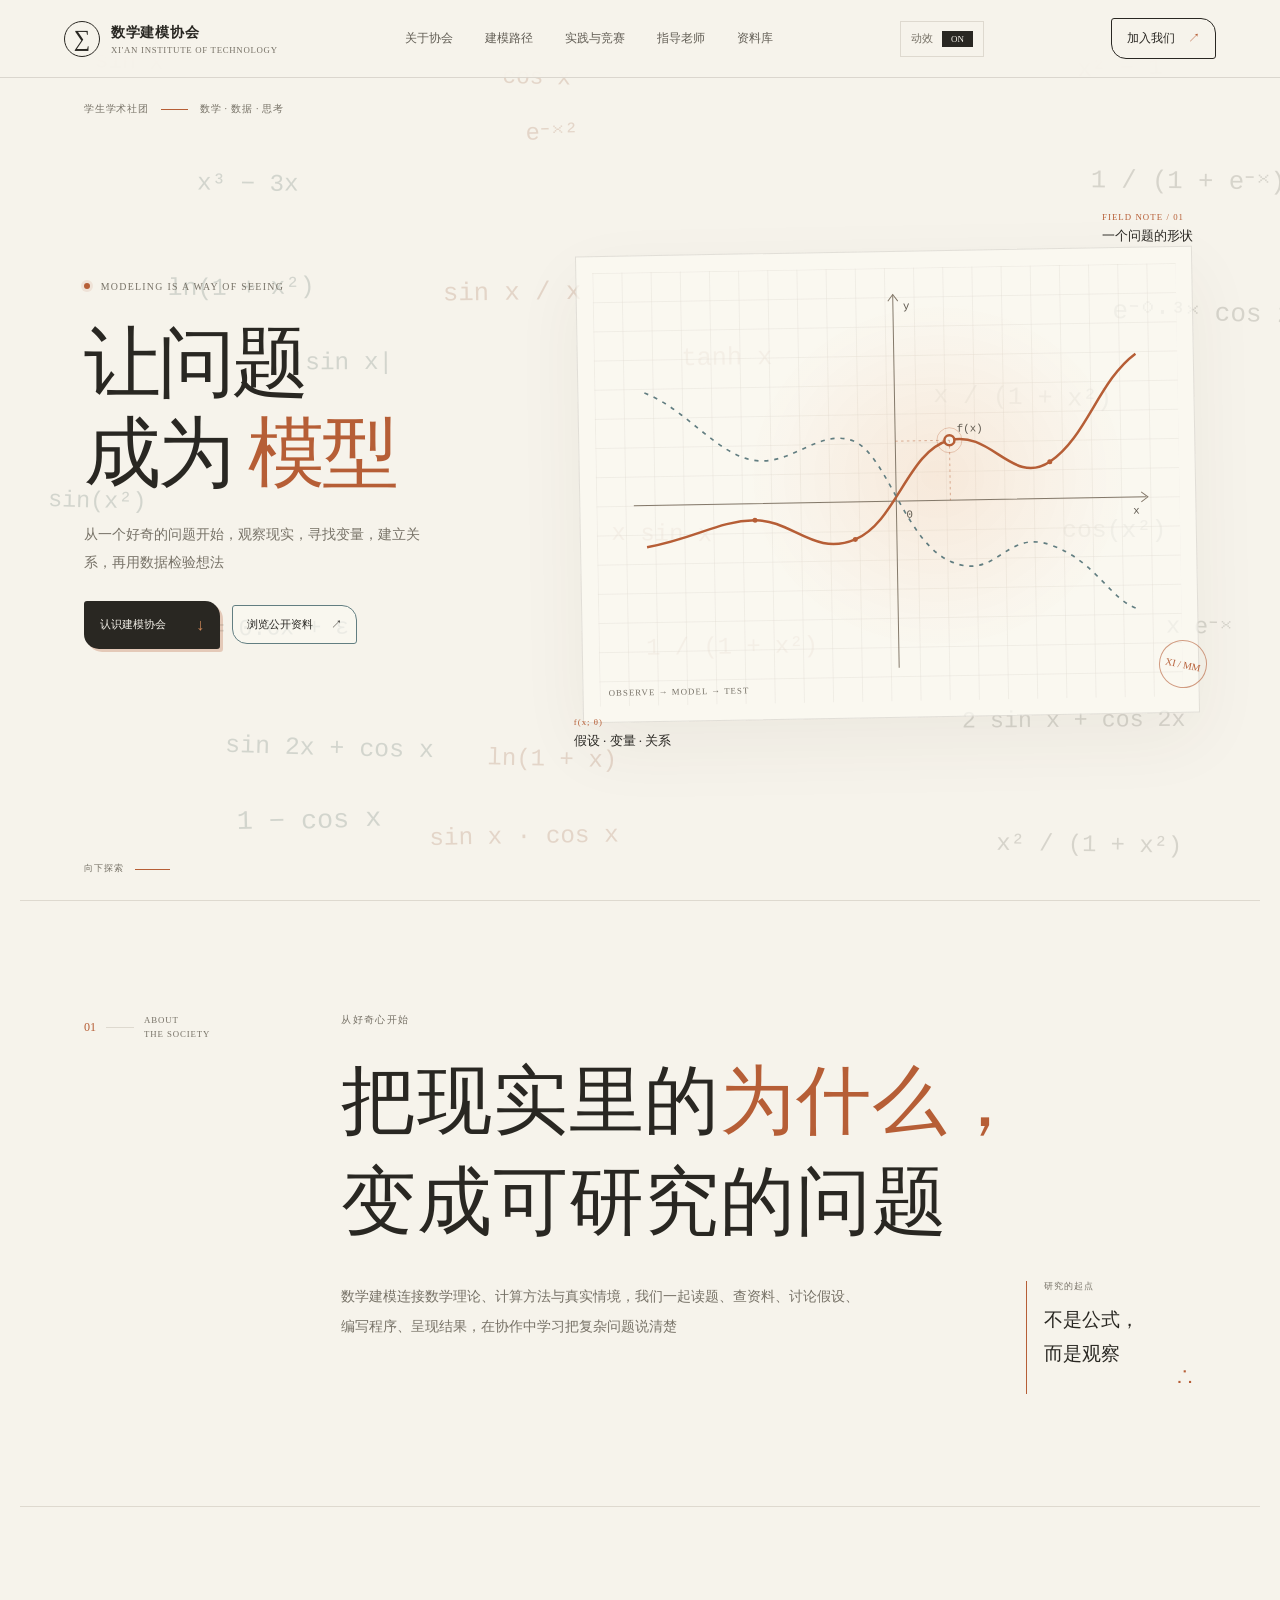
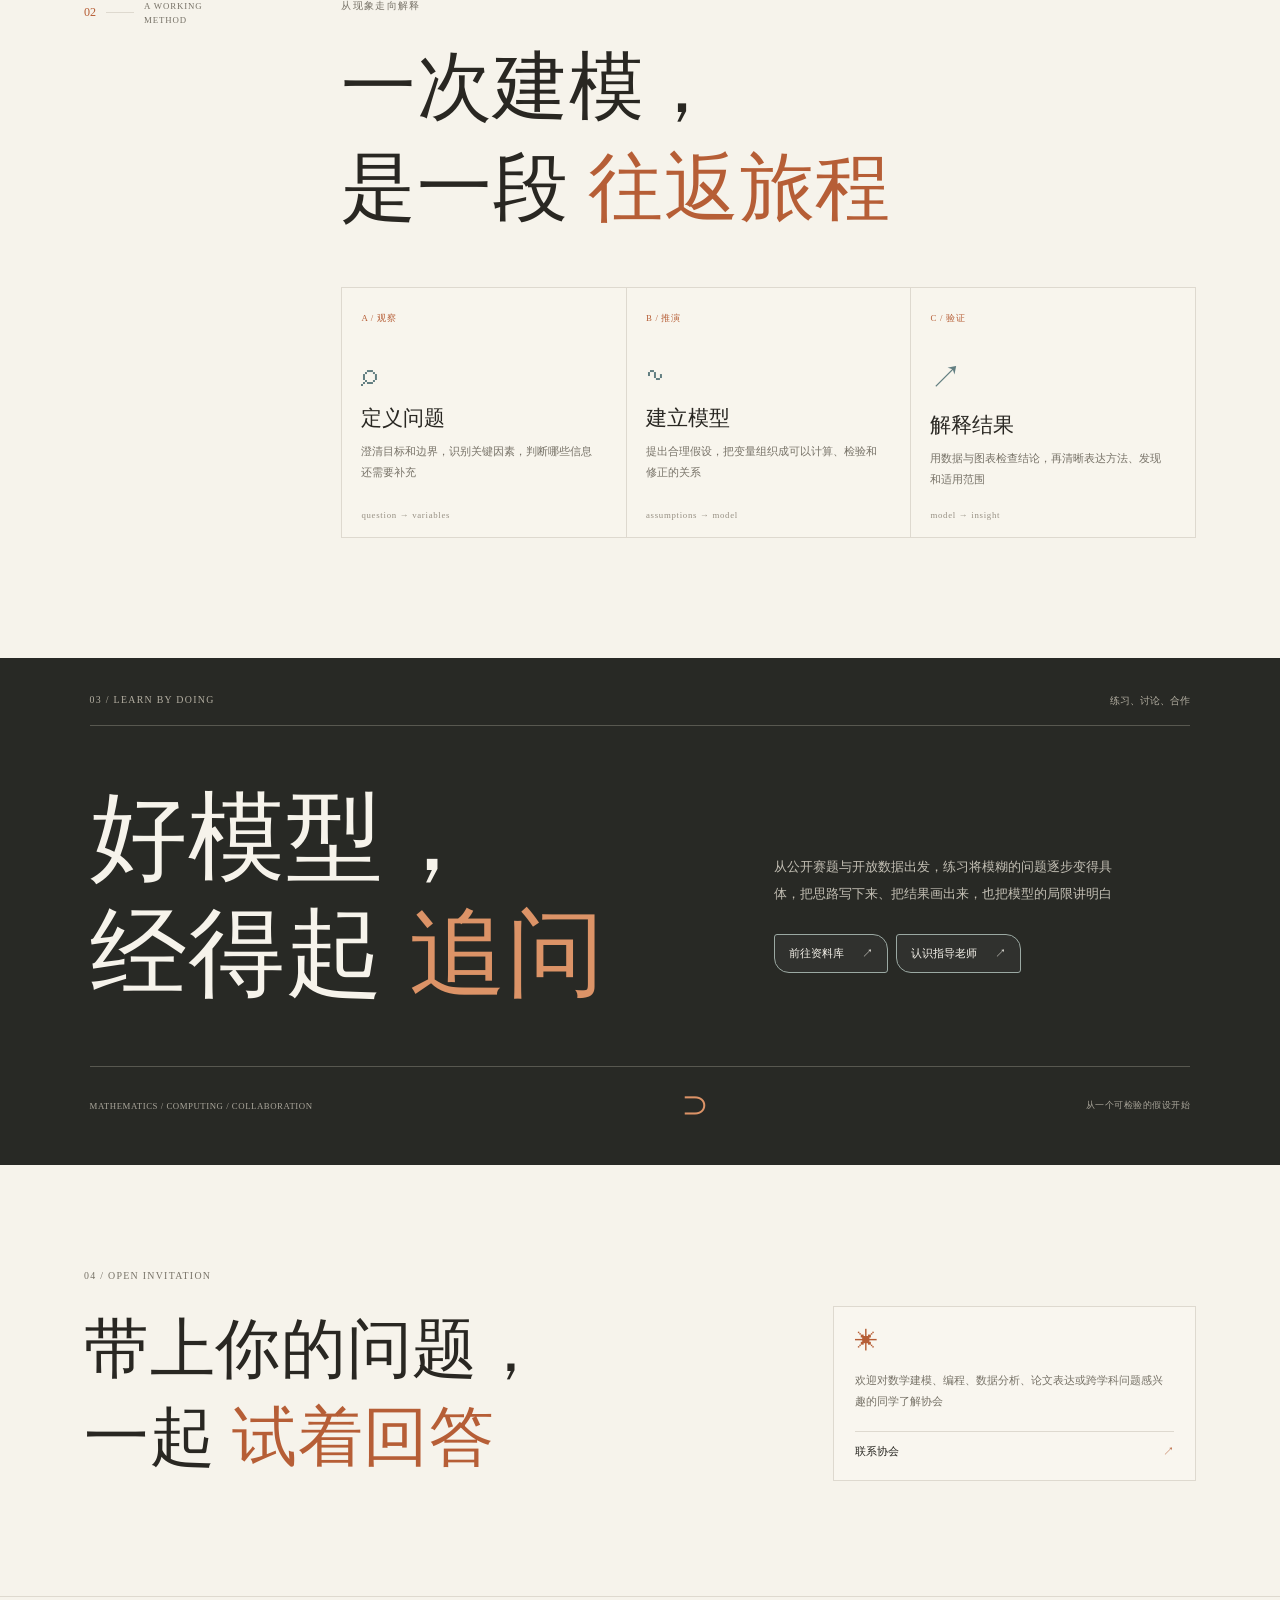
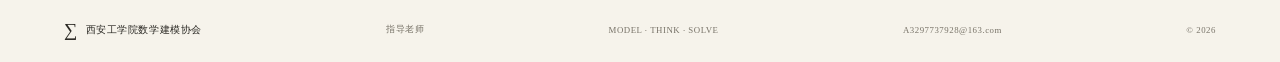
<file: index.html>
<!doctype html>
<html lang="zh-CN">
<head>
  <meta charset="utf-8">
  <meta name="viewport" content="width=device-width, initial-scale=1">
  <meta name="theme-color" content="#f6f3eb">
  <meta name="description" content="西安工学院数学建模协会：从真实问题出发，用数学、数据与协作构建解释世界的模型">
  <title>西安工学院数学建模协会 · 让问题成为模型</title>
  <link rel="stylesheet" href="styles.css">
</head>
<body>
  <canvas class="motion-field" aria-hidden="true"></canvas>
  <header class="site-header">
    <a class="brand" href="index.html" aria-label="西安工学院数学建模协会首页">
      <span class="brand-mark" aria-hidden="true">∑</span>
      <span class="brand-copy"><strong>数学建模协会</strong><small>XI'AN INSTITUTE OF TECHNOLOGY</small></span>
    </a>
    <nav class="desktop-nav" aria-label="主导航">
      <a href="#about">关于协会</a><a href="#method">建模路径</a><a href="#practice">实践与竞赛</a><a href="faculty.html">指导老师</a><a href="training.html">资料库</a>
    </nav>
    <details class="mobile-menu"><summary aria-label="打开导航菜单">☰</summary><nav aria-label="移动端主导航"><a href="#about">关于协会</a><a href="#method">建模路径</a><a href="#practice">实践与竞赛</a><a href="faculty.html">指导老师</a><a href="training.html">资料库</a></nav></details><button class="motion-toggle" type="button" aria-pressed="true" aria-label="关闭背景动效"><span>动效</span><b class="motion-toggle-state">ON</b></button><a class="nav-join" href="#join">加入我们 <span aria-hidden="true">↗</span></a>
  </header>
  <main>
    <section class="hero" id="top">
      <div class="hero-index"><span>学生学术社团</span><i></i><span>数学 · 数据 · 思考</span></div>
      <div class="hero-layout">
        <div class="hero-copy">
          <p class="eyebrow"><span class="live-dot"></span> MODELING IS A WAY OF SEEING</p>
          <h1>让问题<br>成为 <em>模型</em></h1>
          <p class="hero-intro">从一个好奇的问题开始，观察现实，寻找变量，建立关系，再用数据检验想法</p>
          <div class="hero-actions"><a class="button button-dark" href="#about">认识建模协会 <span>↓</span></a><a class="text-link" href="training.html">浏览公开资料 <span>↗</span></a></div>
        </div>
        <div class="hero-art" aria-label="由坐标轴、函数曲线与参数构成的数学插图">
          <div class="art-note note-top"><span>FIELD NOTE / 01</span><b>一个问题的形状</b></div>
          <div class="graph-paper">
            <svg viewBox="0 0 700 520" role="img" aria-label="函数曲线坐标示意图">
              <defs><pattern id="grid" width="35" height="35" patternUnits="userSpaceOnUse"><path d="M 35 0 L 0 0 0 35" fill="none" stroke="#d9d3c8" stroke-width=".7"/></pattern><radialGradient id="wash"><stop offset="0" stop-color="#e9a06e" stop-opacity=".17"/><stop offset="1" stop-color="#e9a06e" stop-opacity="0"/></radialGradient></defs>
              <rect width="700" height="520" fill="url(#grid)"/><ellipse cx="410" cy="250" rx="230" ry="210" fill="url(#wash)"/>
              <path d="M45 280H660M360 32V480" stroke="#84796a" stroke-width="1.2"/><path d="M654 274l8 6-8 6M354 40l6-8 6 8" fill="none" stroke="#84796a" stroke-width="1.2"/>
              <path d="M60 330 C120 320 145 300 190 300 S260 345 310 325 375 220 425 208 500 265 545 236 605 140 650 108" fill="none" stroke="#b65e36" stroke-width="3"/>
              <path d="M60 145 C110 165 145 220 190 228 S270 190 310 207 370 330 425 354 490 315 545 336 615 405 650 415" fill="none" stroke="#627e81" stroke-width="2" stroke-dasharray="5 7"/>
              <circle cx="425" cy="208" r="6" fill="#f6f3eb" stroke="#b65e36" stroke-width="3"/><circle cx="425" cy="208" r="15" fill="none" stroke="#b65e36" stroke-opacity=".35"/>
              <path d="M425 208V280M360 208H425" stroke="#b65e36" stroke-opacity=".55" stroke-dasharray="3 4"/>
              <g fill="#5f594f" font-family="monospace" font-size="13"><text x="644" y="300">x</text><text x="372" y="50">y</text><text x="434" y="198">f(x)</text><text x="372" y="300">0</text></g>
              <g fill="#b65e36"><circle cx="190" cy="300" r="3"/><circle cx="310" cy="325" r="3"/><circle cx="545" cy="236" r="3"/></g>
            </svg>
            <span class="graph-caption">OBSERVE → MODEL → TEST</span>
          </div>
          <div class="art-note note-bottom"><span>f(x; θ)</span><b>假设 · 变量 · 关系</b></div>
          <span class="hero-stamp" aria-hidden="true">XI / MM</span>
        </div>
      </div>
      <a class="scroll-cue" href="#about"><span>向下探索</span><i></i></a>
    </section>

    <section class="section about-section" id="about">
      <div class="section-aside"><span class="section-number">01</span><span class="aside-rule"></span><p>ABOUT<br>THE SOCIETY</p></div>
      <div class="section-main">
        <p class="eyebrow">从好奇心开始</p>
        <h2 class="about-heading"><span>把现实里的<em>为什么，</em></span><span>变成可研究的问题</span></h2>
        <div class="about-bottom"><p class="body-copy">数学建模连接数学理论、计算方法与真实情境，我们一起读题、查资料、讨论假设、编写程序、呈现结果，在协作中学习把复杂问题说清楚</p><div class="margin-note"><span>研究的起点</span><b>不是公式，<br>而是观察</b><i>∴</i></div></div>
      </div>
    </section>

    <section class="section method-section" id="method">
      <div class="section-aside"><span class="section-number">02</span><span class="aside-rule"></span><p>A WORKING<br>METHOD</p></div>
      <div class="section-main">
        <p class="eyebrow">从现象走向解释</p><h2>一次建模，<br>是一段 <em>往返旅程</em></h2>
        <div class="method-grid">
          <article class="method-card"><span class="card-index">A / 观察</span><div class="card-icon">⌕</div><h3>定义问题</h3><p>澄清目标和边界，识别关键因素，判断哪些信息还需要补充</p><span class="card-formula">question → variables</span></article>
          <article class="method-card"><span class="card-index">B / 推演</span><div class="card-icon">∿</div><h3>建立模型</h3><p>提出合理假设，把变量组织成可以计算、检验和修正的关系</p><span class="card-formula">assumptions → model</span></article>
          <article class="method-card"><span class="card-index">C / 验证</span><div class="card-icon">↗</div><h3>解释结果</h3><p>用数据与图表检查结论，再清晰表达方法、发现和适用范围</p><span class="card-formula">model → insight</span></article>
        </div>
      </div>
    </section>

    <section class="practice-section" id="practice">
      <div class="practice-top"><p class="eyebrow">03 / LEARN BY DOING</p><span>练习、讨论、合作</span></div>
      <div class="practice-layout"><h2>好模型，<br>经得起 <em>追问</em></h2><div class="practice-copy"><p>从公开赛题与开放数据出发，练习将模糊的问题逐步变得具体，把思路写下来、把结果画出来，也把模型的局限讲明白</p><a class="light-link" href="training.html">前往资料库 <span>↗</span></a><a class="light-link" href="faculty.html">认识指导老师 <span>↗</span></a></div></div>
      <div class="practice-bottom"><span>MATHEMATICS / COMPUTING / COLLABORATION</span><span class="orbit-mark" aria-hidden="true">∩</span><span>从一个可检验的假设开始</span></div>
    </section>

    <section class="join-section" id="join">
      <div><p class="eyebrow">04 / OPEN INVITATION</p><h2>带上你的问题，<br>一起 <em>试着回答</em></h2></div>
      <div class="join-card"><span class="join-symbol">✳</span><p>欢迎对数学建模、编程、数据分析、论文表达或跨学科问题感兴趣的同学了解协会</p><a href="mailto:A3297737928@163.com">联系协会 <span>↗</span></a></div>
    </section>
  </main>
  <footer class="site-footer"><a class="footer-brand" href="#top">∑ <span>西安工学院数学建模协会</span></a><a href="faculty.html">指导老师</a><span>MODEL · THINK · SOLVE</span><a href="mailto:A3297737928@163.com">A3297737928@163.com</a><span>© 2026</span></footer>
  <script src="motion.js" defer></script><script src="site.js" defer></script>
</body>
</html>
</file>
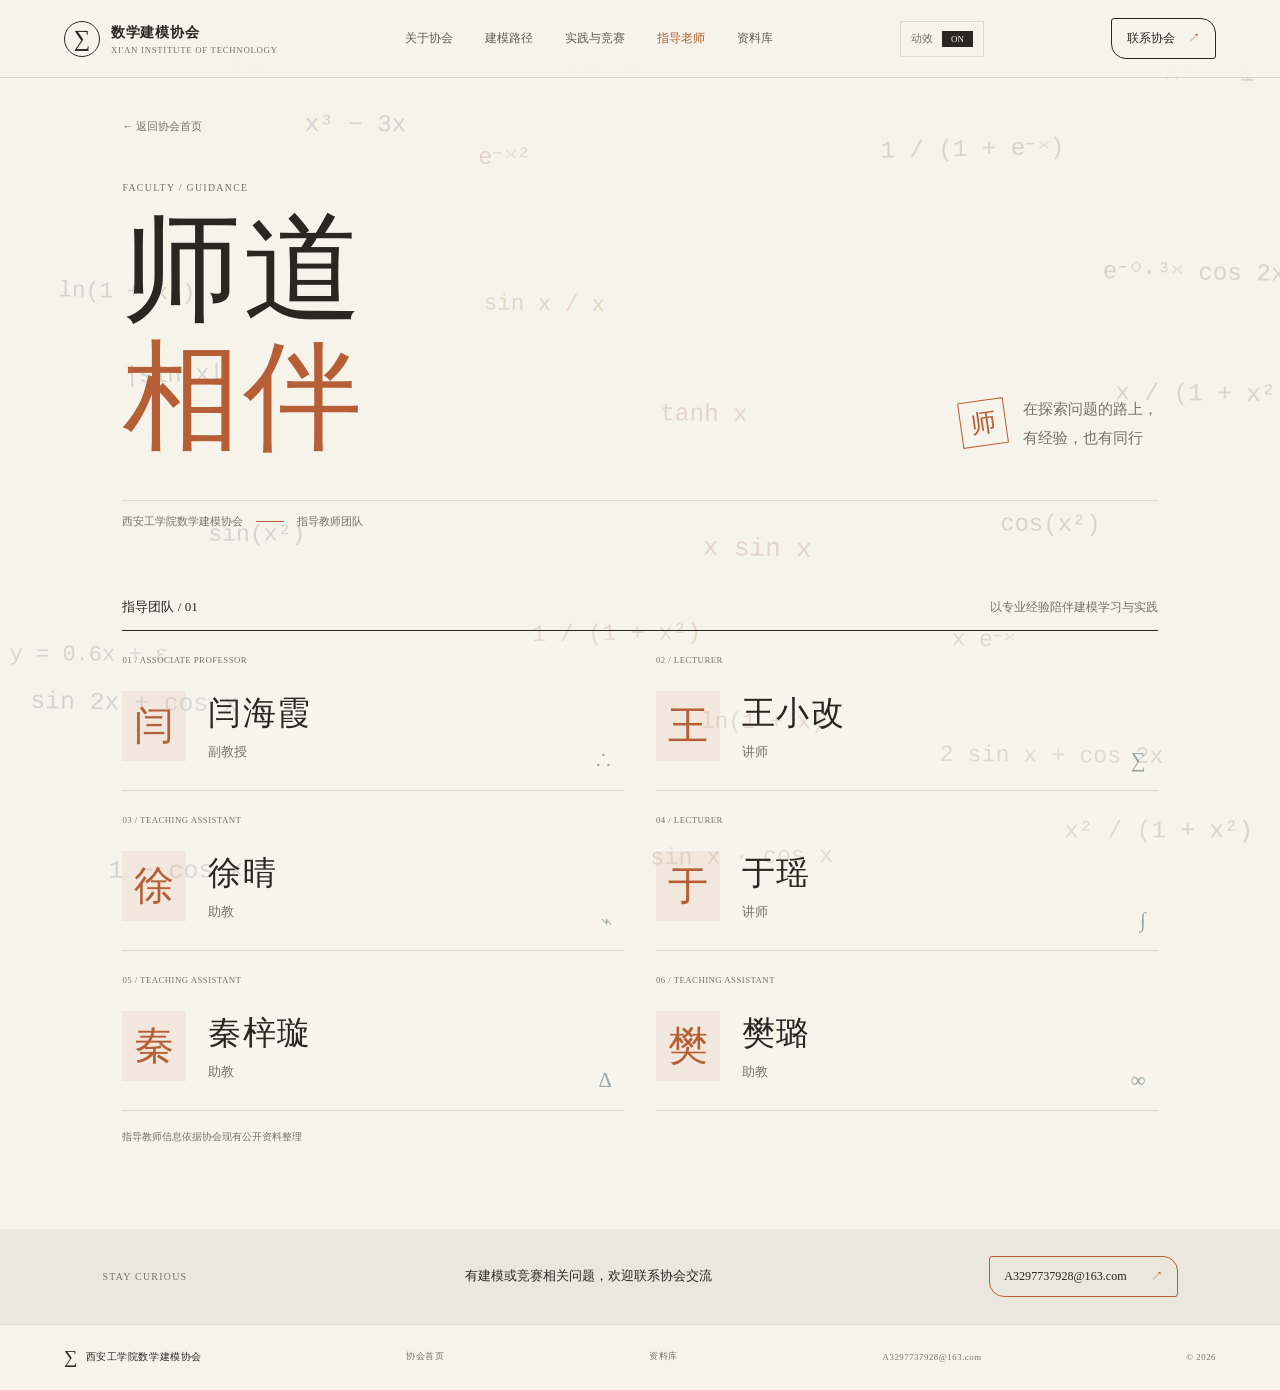
<file: faculty.html>
<!doctype html>
<html lang="zh-CN">
<head>
  <meta charset="utf-8"><meta name="viewport" content="width=device-width, initial-scale=1"><meta name="theme-color" content="#f6f3eb">
  <meta name="description" content="西安工学院数学建模协会指导教师团队">
  <title>指导老师 · 西安工学院数学建模协会</title><link rel="stylesheet" href="styles.css">
</head>
<body class="faculty-page">
  <canvas class="motion-field" aria-hidden="true"></canvas>
  <header class="site-header"><a class="brand" href="index.html"><span class="brand-mark" aria-hidden="true">∑</span><span class="brand-copy"><strong>数学建模协会</strong><small>XI'AN INSTITUTE OF TECHNOLOGY</small></span></a><nav class="desktop-nav" aria-label="主导航"><a href="index.html#about">关于协会</a><a href="index.html#method">建模路径</a><a href="index.html#practice">实践与竞赛</a><a aria-current="page" href="faculty.html">指导老师</a><a href="training.html">资料库</a></nav><details class="mobile-menu"><summary aria-label="打开导航菜单">☰</summary><nav aria-label="移动端主导航"><a href="index.html#about">关于协会</a><a href="index.html#method">建模路径</a><a href="index.html#practice">实践与竞赛</a><a href="faculty.html">指导老师</a><a href="training.html">资料库</a></nav></details><button class="motion-toggle" type="button" aria-pressed="true" aria-label="关闭背景动效"><span>动效</span><b class="motion-toggle-state">ON</b></button><a class="nav-join" href="mailto:A3297737928@163.com">联系协会 <span>↗</span></a></header>
  <main>
    <section class="faculty-hero"><a class="back-link" href="index.html">← 返回协会首页</a><p class="eyebrow">FACULTY / GUIDANCE</p><div class="faculty-title-row"><h1>师道<br><em>相伴</em></h1><div class="faculty-intro"><span class="faculty-seal">师</span><p>在探索问题的路上，<br>有经验，也有同行</p></div></div><div class="faculty-hero-foot"><span>西安工学院数学建模协会</span><i></i><span>指导教师团队</span></div></section>
    <section class="faculty-roster"><div class="roster-heading"><span>指导团队 / 01</span><p>以专业经验陪伴建模学习与实践</p></div><div class="faculty-grid">
      <article class="faculty-card"><span class="teacher-index">01 / ASSOCIATE PROFESSOR</span><div class="teacher-mark">闫</div><div class="teacher-info"><h2>闫海霞</h2><p>副教授</p></div><span class="teacher-glyph">∴</span></article>
      <article class="faculty-card"><span class="teacher-index">02 / LECTURER</span><div class="teacher-mark">王</div><div class="teacher-info"><h2>王小改</h2><p>讲师</p></div><span class="teacher-glyph">∑</span></article>
      <article class="faculty-card"><span class="teacher-index">03 / TEACHING ASSISTANT</span><div class="teacher-mark">徐</div><div class="teacher-info"><h2>徐晴</h2><p>助教</p></div><span class="teacher-glyph">⌁</span></article>
      <article class="faculty-card"><span class="teacher-index">04 / LECTURER</span><div class="teacher-mark">于</div><div class="teacher-info"><h2>于瑶</h2><p>讲师</p></div><span class="teacher-glyph">∫</span></article>
      <article class="faculty-card"><span class="teacher-index">05 / TEACHING ASSISTANT</span><div class="teacher-mark">秦</div><div class="teacher-info"><h2>秦梓璇</h2><p>助教</p></div><span class="teacher-glyph">Δ</span></article>
      <article class="faculty-card"><span class="teacher-index">06 / TEACHING ASSISTANT</span><div class="teacher-mark">樊</div><div class="teacher-info"><h2>樊璐</h2><p>助教</p></div><span class="teacher-glyph">∞</span></article>
    </div><p class="faculty-note">指导教师信息依据协会现有公开资料整理</p></section>
    <section class="faculty-contact"><span class="eyebrow">STAY CURIOUS</span><p>有建模或竞赛相关问题，欢迎联系协会交流</p><a href="mailto:A3297737928@163.com">A3297737928@163.com <span>↗</span></a></section>
  </main>
  <footer class="site-footer"><a class="footer-brand" href="index.html">∑ <span>西安工学院数学建模协会</span></a><a href="index.html">协会首页</a><a href="training.html">资料库</a><a href="mailto:A3297737928@163.com">A3297737928@163.com</a><span>© 2026</span></footer>
  <script src="motion.js" defer></script><script src="site.js" defer></script>
</body>
</html>
</file>
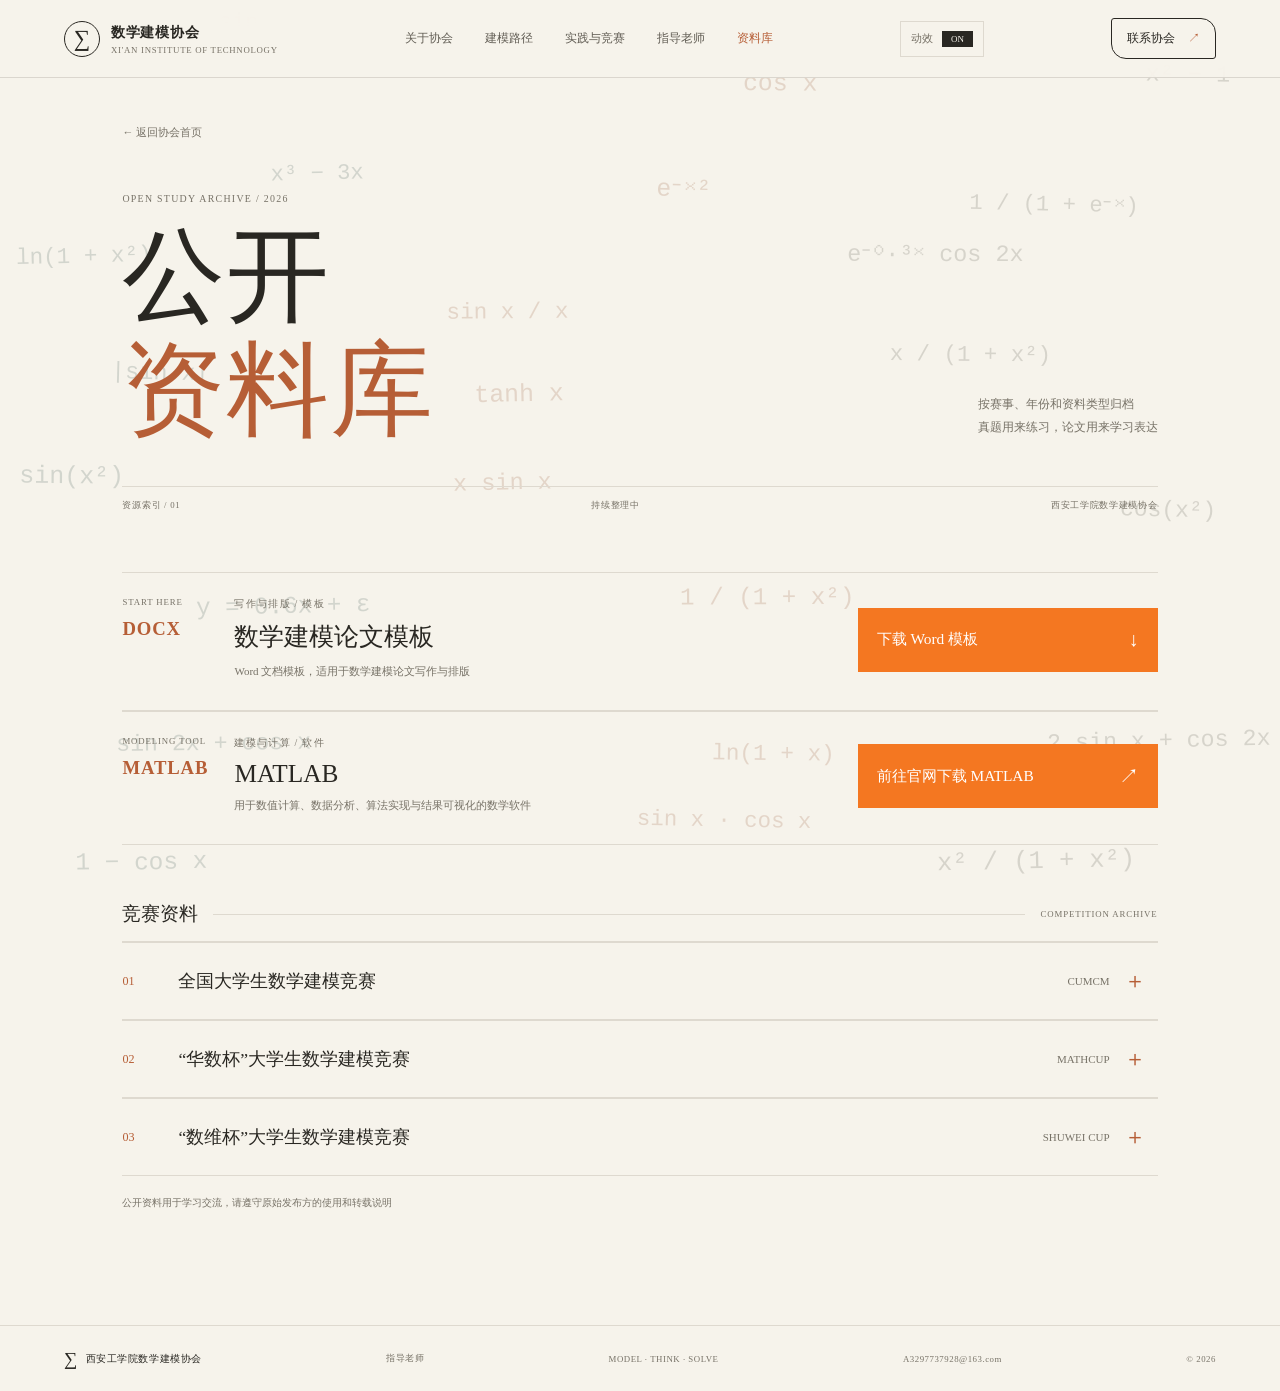
<file: training.html>
<!doctype html>
<html lang="zh-CN">
<head>
  <meta charset="utf-8"><meta name="viewport" content="width=device-width, initial-scale=1"><meta name="theme-color" content="#f6f3eb">
  <meta name="description" content="西安工学院数学建模协会公开培训资料、竞赛真题与论文模板归档">
  <title>公开资料库 · 西安工学院数学建模协会</title><link rel="stylesheet" href="styles.css">
</head>
<body class="resources-page">
  <canvas class="motion-field" aria-hidden="true"></canvas>
  <header class="site-header"><a class="brand" href="index.html"><span class="brand-mark" aria-hidden="true">∑</span><span class="brand-copy"><strong>数学建模协会</strong><small>XI'AN INSTITUTE OF TECHNOLOGY</small></span></a><nav class="desktop-nav" aria-label="主导航"><a href="index.html#about">关于协会</a><a href="index.html#method">建模路径</a><a href="index.html#practice">实践与竞赛</a><a href="faculty.html">指导老师</a><a aria-current="page" href="training.html">资料库</a></nav><details class="mobile-menu"><summary aria-label="打开导航菜单">☰</summary><nav aria-label="移动端主导航"><a href="index.html#about">关于协会</a><a href="index.html#method">建模路径</a><a href="index.html#practice">实践与竞赛</a><a href="faculty.html">指导老师</a><a href="training.html">资料库</a></nav></details><button class="motion-toggle" type="button" aria-pressed="true" aria-label="关闭背景动效"><span>动效</span><b class="motion-toggle-state">ON</b></button><a class="nav-join" href="index.html#join">联系协会 <span>↗</span></a></header>
  <main>
    <section class="archive-hero"><a class="back-link" href="index.html">← 返回协会首页</a><p class="eyebrow">OPEN STUDY ARCHIVE / 2026</p><div class="archive-title-row"><h1>公开<br><em>资料库</em></h1><p>按赛事、年份和资料类型归档<br>真题用来练习，论文用来学习表达</p></div><div class="archive-meta"><span>资源索引 / 01</span><span>持续整理中</span><span>西安工学院数学建模协会</span></div></section>
    <section class="archive-content">
      <div class="resource-tools"><article class="template-feature"><div class="template-label"><span>START HERE</span><b>DOCX</b></div><div class="template-copy"><p class="eyebrow">写作与排版 / 模板</p><h2>数学建模论文模板</h2><p>Word 文档模板，适用于数学建模论文写作与排版</p></div><div class="template-downloads"><a class="download-link" href="resources/templates/数学建模论文模板.docx" download><span>下载 Word 模板</span><b>↓</b></a></div></article><article class="template-feature"><div class="template-label"><span>MODELING TOOL</span><b>MATLAB</b></div><div class="template-copy"><p class="eyebrow">建模与计算 / 软件</p><h2>MATLAB</h2><p>用于数值计算、数据分析、算法实现与结果可视化的数学软件</p></div><div class="template-downloads"><a class="download-link" href="https://www.mathworks.com/downloads/" target="_blank" rel="noopener noreferrer"><span>前往官网下载 MATLAB</span><b>↗</b></a></div></article></div>
      <div class="archive-heading"><span>竞赛资料</span><i></i><span>COMPETITION ARCHIVE</span></div>
      <div class="archive-list">
        <section class="archive-group" data-competition="ncmc"><button class="archive-toggle" type="button" aria-expanded="false" aria-controls="archive-ncmc"><span class="archive-number">01</span><span class="archive-name">全国大学生数学建模竞赛</span><small>CUMCM</small><b aria-hidden="true">＋</b></button><div class="archive-content" id="archive-ncmc" aria-hidden="true" inert><section class="sub-group" data-kind="problems"><button class="sub-toggle" type="button" aria-expanded="false" aria-controls="ncmc-problems"><span>01A</span><strong>历年真题</strong><small>展开年份</small><b aria-hidden="true">＋</b></button><div class="sub-content" id="ncmc-problems" aria-hidden="true" inert></div></section><section class="sub-group" data-kind="papers"><button class="sub-toggle" type="button" aria-expanded="false" aria-controls="ncmc-papers"><span>01B</span><strong>优秀论文</strong><small>展开年份</small><b aria-hidden="true">＋</b></button><div class="sub-content" id="ncmc-papers" aria-hidden="true" inert></div></section></div></section>
        <section class="archive-group" data-competition="mathcup"><button class="archive-toggle" type="button" aria-expanded="false" aria-controls="archive-mathcup"><span class="archive-number">02</span><span class="archive-name">“华数杯”大学生数学建模竞赛</span><small>MATHCUP</small><b aria-hidden="true">＋</b></button><div class="archive-content" id="archive-mathcup" aria-hidden="true" inert><section class="sub-group" data-kind="problems"><button class="sub-toggle" type="button" aria-expanded="false" aria-controls="mathcup-problems"><span>02A</span><strong>历年真题</strong><small>展开年份</small><b aria-hidden="true">＋</b></button><div class="sub-content" id="mathcup-problems" aria-hidden="true" inert></div></section><section class="sub-group" data-kind="papers"><button class="sub-toggle" type="button" aria-expanded="false" aria-controls="mathcup-papers"><span>02B</span><strong>优秀论文</strong><small>展开年份</small><b aria-hidden="true">＋</b></button><div class="sub-content" id="mathcup-papers" aria-hidden="true" inert></div></section></div></section>
        <section class="archive-group" data-competition="shuwei"><button class="archive-toggle" type="button" aria-expanded="false" aria-controls="archive-shuwei"><span class="archive-number">03</span><span class="archive-name">“数维杯”大学生数学建模竞赛</span><small>SHUWEI CUP</small><b aria-hidden="true">＋</b></button><div class="archive-content" id="archive-shuwei" aria-hidden="true" inert><section class="sub-group" data-kind="problems"><button class="sub-toggle" type="button" aria-expanded="false" aria-controls="shuwei-problems"><span>03A</span><strong>历年真题</strong><small>展开年份</small><b aria-hidden="true">＋</b></button><div class="sub-content" id="shuwei-problems" aria-hidden="true" inert></div></section><section class="sub-group" data-kind="papers"><button class="sub-toggle" type="button" aria-expanded="false" aria-controls="shuwei-papers"><span>03B</span><strong>优秀论文</strong><small>展开年份</small><b aria-hidden="true">＋</b></button><div class="sub-content" id="shuwei-papers" aria-hidden="true" inert></div></section></div></section>
      </div>
      <p class="archive-footnote">公开资料用于学习交流，请遵守原始发布方的使用和转载说明</p>
    </section>
  </main>
  <footer class="site-footer"><a class="footer-brand" href="index.html">∑ <span>西安工学院数学建模协会</span></a><a href="faculty.html">指导老师</a><span>MODEL · THINK · SOLVE</span><a href="mailto:A3297737928@163.com">A3297737928@163.com</a><span>© 2026</span></footer>
  <script src="motion.js" defer></script><script src="site.js" defer></script><script src="training.js" defer></script>
</body>
</html>
</file>
<file: styles.css>
:root{--paper:#f6f3eb;--paper-bright:#fbf9f3;--ink:#292722;--muted:#777267;--line:#ded9cf;--orange:#b65e36;--sage:#627e81;--serif:"SimSun","Songti SC","Noto Serif SC",serif;--sans:"SimSun","Songti SC","Noto Serif SC",serif;--mono:"SimSun","Songti SC","Noto Serif SC",serif;--art:"STXingkai","华文行楷","KaiTi","楷体","STKaiti","Songti SC",serif;--page:1240px;--text-scale:1.1}*{box-sizing:border-box}html{scroll-behavior:smooth;scroll-padding-top:88px}body{margin:0;background:var(--paper);color:var(--ink);font-family:var(--sans);-webkit-font-smoothing:antialiased}a{color:inherit}.motion-field{position:fixed;inset:0;width:100%;height:100%;z-index:0;pointer-events:none;opacity:.54}.site-header,main,.site-footer{position:relative;z-index:1}.site-header{height:78px;padding:0 max(5vw,calc((100vw - var(--page))/2));display:flex;align-items:center;justify-content:space-between;border-bottom:1px solid rgba(63,57,47,.15);background:rgba(246,243,235,.88);backdrop-filter:blur(14px)}.brand{display:flex;gap:11px;align-items:center;text-decoration:none}.brand-mark{width:36px;height:36px;display:grid;place-items:center;border:1px solid var(--ink);border-radius:50%;font:calc(21px * var(--text-scale)) var(--serif)}.brand-copy{display:grid;gap:3px}.brand-copy strong{font-size:calc(13px * var(--text-scale));letter-spacing:.05em}.brand-copy small{font:calc(8px * var(--text-scale)) var(--mono);letter-spacing:.08em;color:var(--muted)}.desktop-nav{display:flex;gap:32px}.desktop-nav a,.nav-join{font-size:calc(11px * var(--text-scale));text-decoration:none}.desktop-nav a{color:#625e55;transition:color .2s}.desktop-nav a:hover,.desktop-nav a[aria-current=page]{color:var(--orange)}.nav-join{border:1px solid var(--ink);padding:11px 15px}.nav-join span{margin-left:10px;color:var(--orange)}.mobile-menu{display:none}.hero{max-width:var(--page);min-height:calc(100vh - 78px);margin:auto;padding:24px 5vw 45px;display:flex;flex-direction:column;position:relative}.hero-index{display:flex;align-items:center;gap:12px;color:var(--muted);font:calc(9px * var(--text-scale)) var(--mono);letter-spacing:.08em}.hero-index i{width:27px;border-top:1px solid var(--orange)}.hero-layout{flex:1;display:grid;grid-template-columns:.85fr 1.15fr;align-items:center;gap:3vw;padding:22px 0 18px}.hero-copy{z-index:2;padding:20px 0 65px}.eyebrow{margin:0;color:var(--muted);font:calc(9px * var(--text-scale)) var(--mono);letter-spacing:.13em}.live-dot{display:inline-block;width:6px;height:6px;margin:0 7px 1px 0;border-radius:50%;background:var(--orange);box-shadow:0 0 0 3px rgba(182,94,54,.11)}h1,h2,h3,p{margin-top:0}.hero h1{margin:27px 0 21px;font:500 clamp(calc(55px * var(--text-scale)),calc(7.3vw * var(--text-scale)),calc(98px * var(--text-scale)))/1.16 var(--serif);letter-spacing:-.085em}.hero h1 em,.section h2 em,.practice-section h2 em,.join-section h2 em,.archive-title-row h1 em{font-style:normal;color:var(--orange)}.hero-intro{max-width:360px;margin-bottom:24px;color:var(--muted);font-size:calc(13px * var(--text-scale));line-height:2}.hero-actions{display:flex;align-items:center;gap:23px}.button{display:inline-flex;align-items:center;justify-content:space-between;gap:30px;padding:14px 16px;text-decoration:none;font-size:calc(10px * var(--text-scale))}.button-dark{background:var(--ink);color:var(--paper)}.button-dark span{font-size:calc(15px * var(--text-scale));color:#d28a5a}.text-link,.light-link{font-size:calc(10px * var(--text-scale));text-decoration:none;border-bottom:1px solid currentColor;padding:0 0 7px}.text-link span,.light-link span{margin-left:8px}.hero-art{position:relative;width:100%;max-width:640px;margin:auto;padding:39px 0 44px}.graph-paper{position:relative;padding:16px;background:rgba(251,249,243,.71);border:1px solid rgba(63,57,47,.13);box-shadow:0 25px 70px rgba(68,56,39,.055);transform:rotate(-1deg)}.graph-paper svg{display:block;width:100%;height:auto;overflow:visible}.graph-caption{position:absolute;left:25px;bottom:24px;font:calc(8px * var(--text-scale)) var(--mono);letter-spacing:.12em;color:var(--muted)}.art-note{position:absolute;z-index:2;display:grid;gap:5px;font-size:calc(9px * var(--text-scale))}.art-note span{font:calc(8px * var(--text-scale)) var(--mono);letter-spacing:.12em;color:var(--orange)}.art-note b{font:500 calc(12px * var(--text-scale)) var(--serif)}.note-top{right:3px;top:0}.note-bottom{left:-5px;bottom:13px}.hero-stamp{position:absolute;right:-11px;bottom:75px;width:48px;height:48px;border:1px solid rgba(182,94,54,.6);border-radius:50%;display:grid;place-items:center;color:var(--orange);font:calc(9px * var(--text-scale)) var(--mono);transform:rotate(12deg)}.scroll-cue{position:absolute;left:5vw;bottom:25px;display:flex;align-items:center;gap:11px;text-decoration:none;color:var(--muted);font:calc(8px * var(--text-scale)) var(--mono);letter-spacing:.12em}.scroll-cue i{width:35px;border-top:1px solid var(--orange)}.section{max-width:var(--page);margin:auto;padding:112px 5vw;display:grid;grid-template-columns:20% 1fr;gap:35px;border-top:1px solid var(--line)}.section-aside{display:flex;align-items:center;gap:10px;align-self:start;color:var(--muted)}.section-number{color:var(--orange);font:calc(11px * var(--text-scale)) var(--mono)}.aside-rule{width:28px;border-top:1px solid var(--line)}.section-aside p{margin:0;font:calc(8px * var(--text-scale))/1.6 var(--mono);letter-spacing:.1em}.section-main>.eyebrow{margin-bottom:24px}.section h2,.join-section h2{margin:0;font:500 clamp(calc(38px * var(--text-scale)),calc(5.3vw * var(--text-scale)),calc(68px * var(--text-scale)))/1.35 var(--serif);letter-spacing:-.065em}.about-bottom{display:grid;grid-template-columns:minmax(250px,530px) 170px;justify-content:space-between;gap:30px;margin-top:29px}.body-copy{max-width:535px;color:var(--muted);font-size:calc(13px * var(--text-scale));line-height:2.1}.margin-note{position:relative;padding:0 0 13px 17px;border-left:1px solid var(--orange);align-self:start}.margin-note span{display:block;color:var(--muted);font:calc(8px * var(--text-scale)) var(--mono);letter-spacing:.1em}.margin-note b{display:block;margin:10px 0;font:500 calc(17px * var(--text-scale))/1.8 var(--serif)}.margin-note i{position:absolute;right:3px;bottom:3px;color:var(--orange);font:calc(20px * var(--text-scale)) var(--serif)}.method-section{padding-top:92px;padding-bottom:120px}.method-grid{display:grid;grid-template-columns:repeat(3,1fr);margin-top:49px;border-top:1px solid var(--line);border-left:1px solid var(--line)}.method-card{position:relative;min-height:250px;padding:19px 19px 17px;border-right:1px solid var(--line);border-bottom:1px solid var(--line);background:rgba(251,249,243,.32);transition:background .3s,transform .3s}.method-card:hover{background:rgba(251,249,243,.86);transform:translateY(-4px)}.card-index,.card-formula{font:calc(8px * var(--text-scale)) var(--mono);letter-spacing:.08em;color:var(--muted)}.card-index{color:var(--orange)}.card-icon{margin:31px 0 12px;color:var(--sage);font:calc(29px * var(--text-scale)) var(--serif)}.method-card h3{margin-bottom:9px;font:500 calc(19px * var(--text-scale)) var(--serif)}.method-card p{max-width:240px;margin-bottom:25px;color:var(--muted);font-size:calc(10px * var(--text-scale));line-height:1.9}.card-formula{position:absolute;left:19px;bottom:17px;color:#979083}.practice-section{position:relative;z-index:1;padding:36px max(7vw,calc((100vw - var(--page))/2));background:#282925;color:var(--paper)}.practice-top{display:flex;justify-content:space-between;border-bottom:1px solid #585850;padding-bottom:17px}.practice-top .eyebrow{color:#b3aea1}.practice-top>span{font:calc(9px * var(--text-scale)) var(--mono);color:#b3aea1}.practice-layout{min-height:340px;display:grid;grid-template-columns:1fr .7fr;align-items:center;gap:7vw}.practice-section h2{margin:0;font:500 clamp(calc(48px * var(--text-scale)),calc(7vw * var(--text-scale)),calc(88px * var(--text-scale)))/1.2 var(--serif);letter-spacing:-.07em}.practice-section h2 em{color:#dc9367}.practice-copy{max-width:340px;padding-top:35px}.practice-copy p{color:#c3bfb4;font-size:calc(12px * var(--text-scale));line-height:2}.light-link{display:inline-block;margin-top:14px;color:var(--paper)}.practice-bottom{display:flex;align-items:center;justify-content:space-between;border-top:1px solid #585850;padding-top:15px;color:#aaa69b;font:calc(8px * var(--text-scale)) var(--mono);letter-spacing:.06em}.orbit-mark{color:#dc9367;font:calc(37px * var(--text-scale)) var(--serif);transform:rotate(90deg)}.join-section{max-width:var(--page);margin:auto;padding:105px 5vw 115px;display:grid;grid-template-columns:1fr .55fr;gap:7vw;align-items:end}.join-section .eyebrow{margin-bottom:25px}.join-section h2{font-size:clamp(calc(37px * var(--text-scale)),calc(4.7vw * var(--text-scale)),calc(59px * var(--text-scale)))}.join-section h2 em{color:var(--orange)}.join-card{padding:21px;border:1px solid var(--line);background:rgba(251,249,243,.5)}.join-symbol{color:var(--orange);font:calc(21px * var(--text-scale)) var(--serif)}.join-card p{margin:15px 0 20px;color:var(--muted);font-size:calc(10px * var(--text-scale));line-height:1.9}.join-card a{display:flex;justify-content:space-between;padding-top:12px;border-top:1px solid var(--line);text-decoration:none;font-size:calc(10px * var(--text-scale))}.join-card a span{color:var(--orange)}.site-footer{min-height:66px;padding:14px max(5vw,calc((100vw - var(--page))/2));display:flex;align-items:center;justify-content:space-between;gap:15px;border-top:1px solid var(--line);background:rgba(246,243,235,.75);color:var(--muted);font:calc(8px * var(--text-scale)) var(--mono);letter-spacing:.06em}.footer-brand{display:flex;align-items:center;gap:8px;text-decoration:none;color:var(--ink);font:calc(17px * var(--text-scale)) var(--serif)}.footer-brand span{font:calc(9px * var(--text-scale)) var(--sans)}.site-footer>a:not(.footer-brand){text-decoration:none}.archive-hero{max-width:var(--page);margin:auto;padding:44px 8vw 0}.back-link{display:inline-block;margin-bottom:53px;text-decoration:none;color:var(--muted);font-size:calc(10px * var(--text-scale))}.archive-hero>.eyebrow{margin-bottom:16px}.archive-title-row{display:flex;align-items:end;justify-content:space-between;padding-bottom:39px}.archive-title-row h1{margin:0;font:500 clamp(calc(59px * var(--text-scale)),calc(8vw * var(--text-scale)),calc(94px * var(--text-scale)))/1.1 var(--serif);letter-spacing:-.08em}.archive-title-row>p{margin:0 0 9px;color:var(--muted);font-size:calc(11px * var(--text-scale));line-height:1.9}.archive-meta{display:flex;justify-content:space-between;border-top:1px solid var(--line);padding:13px 0;color:var(--muted);font:calc(8px * var(--text-scale)) var(--mono);letter-spacing:.08em}.archive-content{max-width:var(--page);margin:auto;padding:47px 8vw 115px}.template-feature{display:grid;grid-template-columns:120px 1fr 155px;align-items:center;gap:25px;padding:24px 0 34px;border-bottom:1px solid var(--line)}.template-label{align-self:stretch;display:flex;flex-direction:column;justify-content:flex-start;color:var(--muted);font:calc(8px * var(--text-scale)) var(--mono);letter-spacing:.1em}.template-label b{color:var(--orange);font-size:calc(17px * var(--text-scale))}.template-copy .eyebrow{margin-bottom:9px}.template-copy h2{margin:0 0 8px;font:500 calc(23px * var(--text-scale)) var(--serif)}.template-copy>p:last-child{max-width:430px;margin:0;color:var(--muted);font-size:calc(10px * var(--text-scale));line-height:1.8}.download-link{display:flex;justify-content:space-between;gap:12px;padding:13px 14px;background:var(--ink);color:var(--paper);text-decoration:none;font-size:calc(9px * var(--text-scale))}.download-link span{color:#dc9367;font-size:calc(14px * var(--text-scale))}.archive-heading{display:flex;align-items:center;gap:15px;margin:56px 0 14px;color:var(--muted);font:calc(8px * var(--text-scale)) var(--mono);letter-spacing:.1em}.archive-heading span:first-child{font:500 calc(17px * var(--text-scale)) var(--serif);letter-spacing:0;color:var(--ink)}.archive-heading i{flex:1;border-top:1px solid var(--line)}.archive-group{border-top:1px solid var(--line)}.archive-group:last-of-type{border-bottom:1px solid var(--line)}.archive-group>summary{display:grid;grid-template-columns:42px 1fr auto 18px;align-items:center;gap:12px;padding:20px 0;cursor:pointer;list-style:none}.archive-group>summary::-webkit-details-marker{display:none}.archive-number{color:var(--orange);font:calc(10px * var(--text-scale)) var(--mono)}.archive-name{font:500 calc(16px * var(--text-scale)) var(--serif)}.archive-note{color:var(--muted);font:calc(8px * var(--text-scale)) var(--mono);letter-spacing:.09em}.archive-group>summary>b{color:var(--orange);font:calc(16px * var(--text-scale)) var(--sans);transition:transform .25s}.archive-group[open]>summary>b{transform:rotate(45deg)}.archive-inner{display:grid;grid-template-columns:1fr 1fr;gap:55px;padding:3px 0 32px 54px}.kind-heading{display:flex;align-items:baseline;gap:11px;padding-bottom:10px;border-bottom:1px solid var(--line)}.kind-heading>span{color:var(--orange);font:calc(9px * var(--text-scale)) var(--mono)}.kind-heading h3{margin:0;font:500 calc(13px * var(--text-scale)) var(--serif)}.kind-heading small{margin-left:auto;color:var(--muted);font:calc(7px * var(--text-scale)) var(--mono);letter-spacing:.05em}.year-rows>a{display:grid;grid-template-columns:45px 1fr 16px;align-items:center;gap:10px;padding:11px 0;border-bottom:1px solid var(--line);text-decoration:none;font-size:calc(9px * var(--text-scale));transition:padding .2s,color .2s}.year-rows>a:hover{padding-left:5px;color:var(--orange)}.year-rows>a span{color:var(--orange);font:calc(9px * var(--text-scale)) var(--mono)}.year-rows>a b{font-weight:400}.year-rows>a i{color:var(--muted);font-style:normal}.empty-state{display:flex;align-items:start;gap:13px;padding:18px 0;color:var(--muted)}.empty-state>span{color:var(--orange);font:calc(12px * var(--text-scale)) var(--mono)}.empty-state p{font-size:calc(9px * var(--text-scale));line-height:1.8}.archive-footnote{margin:20px 0 0;color:var(--muted);font-size:calc(9px * var(--text-scale))}.reveal{opacity:0;transform:translateY(14px);transition:opacity .7s ease,transform .7s ease}.reveal.visible{opacity:1;transform:none}@media(max-width:850px){.desktop-nav{gap:16px}.desktop-nav a{font-size:calc(10px * var(--text-scale))}.hero-layout{grid-template-columns:.9fr 1.1fr}.section{grid-template-columns:15% 1fr}.practice-section{padding-right:6vw;padding-left:6vw}.join-section{grid-template-columns:1fr .7fr}.archive-inner{gap:28px}}@media(max-width:680px){html{scroll-padding-top:70px}.site-header{height:66px;padding:0 5vw}.brand-mark{width:32px;height:32px}.brand-copy strong{font-size:calc(11px * var(--text-scale))}.brand-copy small{font-size:calc(7px * var(--text-scale))}.desktop-nav{display:none}.nav-join{margin-left:auto;margin-right:12px;padding:9px 11px;font-size:calc(9px * var(--text-scale))}.mobile-menu{display:block;position:relative}.mobile-menu summary{list-style:none;cursor:pointer;width:31px;height:31px;display:grid;place-items:center;border:1px solid var(--line);font:calc(14px * var(--text-scale)) var(--mono)}.mobile-menu summary::-webkit-details-marker{display:none}.mobile-menu nav{position:absolute;right:0;top:39px;width:180px;padding:8px 15px;background:var(--paper-bright);border:1px solid var(--line);box-shadow:0 10px 28px #30281c16}.mobile-menu nav a{display:block;padding:12px 0;border-bottom:1px solid var(--line);font-size:calc(10px * var(--text-scale));text-decoration:none}.mobile-menu nav a:last-child{border:0}.hero{min-height:auto;padding:22px 6vw 62px}.hero-index{font-size:calc(7px * var(--text-scale))}.hero-layout{display:flex;flex-direction:column;align-items:stretch;gap:6px;padding:48px 0 24px}.hero-copy{padding:0}.hero h1{font-size:clamp(calc(54px * var(--text-scale)),calc(15vw * var(--text-scale)),calc(78px * var(--text-scale)));margin:20px 0 15px}.hero-intro{max-width:320px;font-size:calc(11px * var(--text-scale))}.hero-art{max-width:500px;width:96%;padding:36px 0 35px;margin-top:0}.graph-paper{padding:8px}.graph-caption{left:14px;bottom:13px;font-size:calc(6px * var(--text-scale))}.art-note b{font-size:calc(10px * var(--text-scale))}.hero-stamp{width:38px;height:38px;font-size:calc(7px * var(--text-scale));right:-7px;bottom:48px}.scroll-cue{left:6vw;bottom:22px}.section{padding:75px 6vw;grid-template-columns:1fr;gap:25px}.section-aside{gap:8px}.section-aside p{font-size:calc(7px * var(--text-scale))}.section h2{font-size:clamp(calc(37px * var(--text-scale)),calc(10vw * var(--text-scale)),calc(54px * var(--text-scale)))}.about-bottom{grid-template-columns:1fr;gap:13px;margin-top:23px}.body-copy{font-size:calc(11px * var(--text-scale))}.margin-note{max-width:220px}.margin-note b{font-size:calc(14px * var(--text-scale))}.method-grid{grid-template-columns:1fr;margin-top:33px}.method-card{min-height:205px;padding:16px}.card-icon{margin:20px 0 7px}.method-card p{max-width:unset}.practice-section{padding:27px 6vw}.practice-layout{grid-template-columns:1fr;gap:10px;padding:54px 0;min-height:auto}.practice-section h2{font-size:clamp(calc(49px * var(--text-scale)),calc(14vw * var(--text-scale)),calc(70px * var(--text-scale)))}.practice-copy{padding-top:10px}.practice-copy p{font-size:calc(11px * var(--text-scale))}.practice-bottom{font-size:calc(6px * var(--text-scale));gap:8px}.orbit-mark{font-size:calc(25px * var(--text-scale))}.join-section{padding:74px 6vw;grid-template-columns:1fr;gap:30px}.join-section h2{font-size:clamp(calc(38px * var(--text-scale)),calc(10vw * var(--text-scale)),calc(53px * var(--text-scale)))}.join-card{max-width:380px}.site-footer{padding:16px 6vw;display:grid;grid-template-columns:1fr 1fr;gap:13px;font-size:calc(7px * var(--text-scale))}.site-footer>*:nth-child(even){text-align:right}.footer-brand{font-size:calc(15px * var(--text-scale))}.footer-brand span{font-size:calc(8px * var(--text-scale))}.archive-hero{padding:28px 6vw 0}.back-link{margin-bottom:38px}.archive-title-row{align-items:start;flex-direction:column;gap:15px;padding-bottom:25px}.archive-title-row h1{font-size:calc(65px * var(--text-scale))}.archive-title-row>p{font-size:calc(10px * var(--text-scale))}.archive-meta{font-size:calc(7px * var(--text-scale));gap:8px}.archive-content{padding:28px 6vw 75px}.template-feature{grid-template-columns:52px 1fr;gap:14px;padding:18px 0 25px}.template-label{min-height:0;font-size:calc(6px * var(--text-scale))}.template-label b{font-size:calc(20px * var(--text-scale))}.template-copy h2{font-size:calc(20px * var(--text-scale))}.template-copy>p:last-child{font-size:calc(9px * var(--text-scale))}.download-link{grid-column:2;width:max-content;min-width:145px;padding:11px 12px}.archive-heading{margin-top:39px}.archive-heading span:first-child{font-size:calc(15px * var(--text-scale))}.archive-group>summary{grid-template-columns:30px 1fr 15px;gap:8px;padding:17px 0}.archive-name{font-size:calc(12px * var(--text-scale))}.archive-note{display:none}.archive-inner{grid-template-columns:1fr;gap:25px;padding:0 0 25px 38px}.kind-heading h3{font-size:calc(12px * var(--text-scale))}.year-rows>a{padding:12px 0}.year-rows>a b{font-size:calc(9px * var(--text-scale))}.archive-footnote{font-size:calc(8px * var(--text-scale))}}@media(prefers-reduced-motion:reduce){html{scroll-behavior:auto}.motion-field{display:none}*,*::before,*::after{animation-duration:.01ms!important;animation-iteration-count:1!important;scroll-behavior:auto!important;transition-duration:.01ms!important}.reveal{opacity:1;transform:none}}


/* 指导教师页与中文字体 */
.hero h1,.section h2,.practice-section h2,.join-section h2,.archive-title-row h1,.faculty-title-row h1{font-family:var(--art);font-weight:400;letter-spacing:.01em}
.faculty-hero{max-width:var(--page);margin:auto;padding:38px 8vw 0}.faculty-hero .back-link{margin-bottom:48px}.faculty-title-row{display:flex;align-items:end;justify-content:space-between;padding:12px 0 38px}.faculty-title-row h1{margin:0;font-size:clamp(calc(66px * var(--text-scale)),calc(9vw * var(--text-scale)),calc(108px * var(--text-scale)));line-height:1.08}.faculty-title-row h1 em{font-style:normal;color:var(--orange)}.faculty-intro{display:flex;align-items:center;gap:17px;margin-bottom:9px}.faculty-intro p{margin:0;color:var(--muted);font:calc(14px * var(--text-scale))/1.9 var(--serif)}.faculty-seal{width:46px;height:46px;display:grid;place-items:center;border:1px solid var(--orange);color:var(--orange);font:calc(23px * var(--text-scale)) var(--art);transform:rotate(-8deg)}.faculty-hero-foot{display:flex;align-items:center;gap:13px;padding:13px 0;border-top:1px solid var(--line);color:var(--muted);font:calc(10px * var(--text-scale)) var(--serif)}.faculty-hero-foot i{width:28px;border-top:1px solid var(--orange)}.faculty-roster{max-width:var(--page);margin:auto;padding:56px 8vw 85px}.roster-heading{display:flex;justify-content:space-between;align-items:baseline;padding-bottom:14px;border-bottom:1px solid var(--ink)}.roster-heading span{font:calc(12px * var(--text-scale)) var(--serif)}.roster-heading p{margin:0;color:var(--muted);font:calc(11px * var(--text-scale)) var(--serif)}.faculty-grid{display:grid;grid-template-columns:repeat(2,1fr);column-gap:32px}.faculty-card{min-height:160px;position:relative;display:grid;grid-template-columns:70px 1fr;grid-template-rows:22px 1fr;align-items:center;gap:8px 16px;padding:18px 18px 17px 0;border-bottom:1px solid var(--line);background:rgba(251,249,243,.16);transition:background .25s,padding .25s}.faculty-card:hover{padding-left:8px;background:rgba(251,249,243,.72)}.teacher-index{grid-column:1/-1;color:var(--muted);font:calc(8px * var(--text-scale)) var(--serif);letter-spacing:.05em}.teacher-mark{grid-row:2;width:64px;height:70px;display:grid;place-items:center;background:rgba(182,94,54,.08);color:var(--orange);font:calc(36px * var(--text-scale)) var(--art)}.teacher-info h2{margin:0 0 7px;font:calc(30px * var(--text-scale)) var(--art);letter-spacing:.04em}.teacher-info p{margin:0;color:var(--muted);font:calc(12px * var(--text-scale)) var(--serif)}.teacher-glyph{position:absolute;right:12px;bottom:17px;color:rgba(98,126,129,.65);font:calc(19px * var(--text-scale)) var(--serif)}.faculty-note{margin:19px 0 0;color:var(--muted);font:calc(9px * var(--text-scale)) var(--serif)}.faculty-contact{display:flex;align-items:center;justify-content:space-between;gap:25px;padding:27px max(8vw,calc((100vw - var(--page))/2));background:#ebe7dd}.faculty-contact .eyebrow{white-space:nowrap}.faculty-contact p{margin:0;font:calc(12px * var(--text-scale)) var(--serif)}.faculty-contact>a{font:calc(11px * var(--text-scale)) var(--serif);text-decoration:none;border-bottom:1px solid var(--orange);padding-bottom:6px;white-space:nowrap}.faculty-contact>a span{margin-left:12px;color:var(--orange)}.reveal{font-family:var(--serif)}
@media(max-width:680px){.faculty-hero{padding:28px 6vw 0}.faculty-hero .back-link{margin-bottom:36px}.faculty-title-row{align-items:start;padding:10px 0 26px}.faculty-title-row h1{font-size:calc(74px * var(--text-scale))}.faculty-intro{gap:10px}.faculty-intro p{font-size:calc(10px * var(--text-scale))}.faculty-seal{width:37px;height:37px;font-size:calc(18px * var(--text-scale))}.faculty-hero-foot{font-size:calc(8px * var(--text-scale))}.faculty-roster{padding:37px 6vw 59px}.roster-heading{gap:12px}.roster-heading span,.roster-heading p{font-size:calc(9px * var(--text-scale))}.faculty-grid{grid-template-columns:1fr}.faculty-card{min-height:139px;grid-template-columns:60px 1fr;padding:14px 12px 14px 0}.teacher-mark{width:54px;height:60px;font-size:calc(30px * var(--text-scale))}.teacher-info h2{font-size:calc(25px * var(--text-scale))}.faculty-contact{align-items:start;flex-direction:column;gap:12px;padding:22px 6vw}.faculty-contact p{font-size:calc(10px * var(--text-scale))}.faculty-contact>a{font-size:calc(10px * var(--text-scale))}}

/* 更有辨识度的按钮与资料分层 */
.button,.text-link,.light-link,.nav-join,.download-link:not(.download-pending){border-radius:3px 15px 3px 15px;transition:transform .2s ease,background .2s ease,box-shadow .2s ease}.button{box-shadow:3px 3px 0 rgba(182,94,54,.28)}.button:hover,.text-link:hover,.light-link:hover,.nav-join:hover,.download-link:not(.download-pending):hover{transform:translateY(-2px);box-shadow:3px 4px 0 rgba(182,94,54,.25)}.text-link,.light-link{display:inline-flex;align-items:center;gap:10px;padding:11px 14px;border:1px solid var(--sage);border-bottom:1px solid var(--sage);background:rgba(251,249,243,.62);text-decoration:none}.light-link{margin-right:8px;color:var(--paper);border-color:#9ba9a3;background:rgba(255,255,255,.04)}.light-link:hover{background:rgba(255,255,255,.12)}.nav-join{white-space:nowrap}.desktop-nav{flex-shrink:0;white-space:nowrap}.hero-actions{display:flex;align-items:center;flex-wrap:wrap;gap:12px}.template-downloads{display:flex;gap:9px}.template-downloads .download-link{flex:1;min-width:116px;align-items:center}.download-link{min-height:46px}.download-pending{display:flex;justify-content:space-between;gap:9px;padding:10px 12px;border:1px dashed #aaa397;background:rgba(239,235,225,.65);color:var(--muted);font-size:calc(9px * var(--text-scale));line-height:1.6}.download-pending b{color:var(--orange);font:calc(16px * var(--text-scale)) var(--serif)}.download-pending small{font-size:calc(8px * var(--text-scale))}.archive-group>summary{white-space:normal}.archive-name{min-width:0}.archive-note,.archive-number,.archive-group>summary>b,.year-list>a span,.year-list>a i{white-space:nowrap}.archive-inner{align-items:start}.archive-kind{min-width:0;border-top:1px solid var(--line)}.archive-kind>.kind-heading{width:100%;display:flex;align-items:baseline;gap:11px;padding:12px 0;border:0;border-bottom:1px solid var(--line);background:none;text-align:left;cursor:pointer;list-style:none}.archive-kind>.kind-heading::-webkit-details-marker{display:none}.archive-kind>.kind-heading::after{display:none}.archive-kind>.kind-heading>b{margin-left:10px;color:var(--orange);font:calc(16px * var(--text-scale)) var(--sans);transition:transform .2s}.archive-kind[open]>.kind-heading>b{transform:rotate(45deg)}.archive-kind .year-list{display:grid;grid-template-columns:1fr}.year-list>a{display:grid;grid-template-columns:43px minmax(0,1fr) auto;align-items:center;gap:8px;padding:12px 0;border-bottom:1px solid var(--line);text-decoration:none;font-size:calc(9px * var(--text-scale));transition:padding .2s,color .2s}.year-list>a:hover{padding-left:5px;color:var(--orange)}.year-list>a span{color:var(--orange);font:calc(9px * var(--text-scale)) var(--serif)}.year-list>a strong{min-width:0;font:calc(10px * var(--text-scale)) var(--serif);font-weight:400}.year-list>a i{color:var(--muted);font:calc(9px * var(--text-scale)) var(--serif);font-style:normal}.archive-group>summary>b{transition:transform .2s}.archive-group[open]>summary>b{transform:rotate(45deg)}.practice-top,.practice-bottom,.archive-meta{flex-wrap:wrap;row-gap:12px}.site-footer{flex-wrap:wrap}
@media(min-width:681px) and (max-width:980px){.desktop-nav{display:none}.mobile-menu{display:block;position:relative;flex:0 0 auto}.mobile-menu summary{list-style:none;cursor:pointer;width:34px;height:34px;display:grid;place-items:center;border:1px solid var(--line);border-radius:3px 12px 3px 12px;font:calc(14px * var(--text-scale)) var(--serif)}.mobile-menu summary::-webkit-details-marker{display:none}.mobile-menu nav{position:absolute;right:0;top:42px;z-index:30;width:205px;padding:8px 15px;background:var(--paper-bright);border:1px solid var(--line);border-radius:3px 15px 3px 15px;box-shadow:0 10px 28px #30281c16}.mobile-menu nav a{display:block;padding:12px 0;border-bottom:1px solid var(--line);font-size:calc(11px * var(--text-scale));text-decoration:none}.mobile-menu nav a:last-child{border:0}.site-footer{display:grid;grid-template-columns:1fr auto;gap:12px 20px}.site-footer>*:nth-child(even){text-align:right}}
@media(max-width:850px){.archive-inner{grid-template-columns:1fr;gap:23px}.template-feature{grid-template-columns:90px 1fr}.template-downloads{grid-column:2;max-width:380px}.site-header{gap:12px}.archive-meta{column-gap:16px}}
@media(prefers-reduced-motion:reduce){.button,.text-link,.light-link,.nav-join,.download-link:not(.download-pending){transition:none}}
@media(max-width:850px){.template-feature{grid-template-columns:52px minmax(0,1fr)}.template-downloads{min-width:0}.archive-group>summary{grid-template-columns:30px minmax(0,1fr) auto 16px}.archive-inner{padding-left:38px}.site-footer{grid-template-columns:1fr auto}}
.archive-group>summary::after,.archive-kind>summary::after{content:none!important;display:none!important}

.faculty-contact>a{display:inline-flex;align-items:center;gap:12px;padding:11px 14px;border:1px solid var(--orange);border-bottom:1px solid var(--orange);border-radius:3px 15px 3px 15px;text-decoration:none;transition:transform .2s,background .2s}
.faculty-contact>a:hover{transform:translateY(-2px);background:rgba(255,255,255,.45)}


/* 资料页按赛事与资源类型逐层展开 */
.archive-list{border-top:1px solid var(--line)}.archive-list>.archive-group{border-bottom:1px solid var(--line)}.archive-toggle,.sub-toggle{width:100%;display:grid;align-items:center;gap:14px;border:0;color:var(--ink);text-align:left;cursor:pointer;font-family:var(--serif)}.archive-toggle{grid-template-columns:42px minmax(0,1fr) auto 22px;padding:23px 12px 23px 0;background:transparent;font-size:calc(17px * var(--text-scale));transition:background .2s,padding .2s}.archive-toggle:hover{padding-left:10px;background:rgba(251,249,243,.7)}.archive-toggle .archive-number,.sub-toggle>span{color:var(--orange);font:calc(11px * var(--text-scale)) var(--serif)}.archive-toggle .archive-name{font:500 calc(16px * var(--text-scale)) var(--serif)}.archive-toggle small,.sub-toggle small{color:var(--muted);font:calc(10px * var(--text-scale)) var(--serif);white-space:nowrap}.archive-toggle>b,.sub-toggle>b{color:var(--orange);font:calc(20px * var(--text-scale)) var(--serif);font-weight:400;transition:transform .25s}.archive-group.open>.archive-toggle>b,.sub-group.open>.sub-toggle>b{transform:rotate(45deg)}.archive-list .archive-content,.archive-list .sub-content{max-height:0;overflow:hidden;opacity:0;transition:max-height .5s ease,opacity .3s ease,padding .35s ease;padding:0}.archive-group.open>.archive-content{max-height:7000px;opacity:1;padding:0 0 17px}.sub-group{margin-left:42px;border-top:1px solid var(--line)}.sub-toggle{grid-template-columns:42px minmax(0,1fr) auto 20px;padding:15px 8px 15px 0;background:transparent}.sub-toggle:hover{background:rgba(251,249,243,.55)}.sub-toggle strong{font:500 calc(13px * var(--text-scale)) var(--serif)}.sub-group.open>.sub-content{max-height:7000px;opacity:1;padding:0 0 12px}.year-card{display:grid;grid-template-columns:74px minmax(0,1fr) 156px;align-items:center;gap:17px;margin-left:42px;padding:18px 0;border-top:1px solid rgba(222,217,207,.75)}.year-card:first-child{border-top:0}.year-card .resource-type{font:calc(12px * var(--text-scale)) var(--serif);line-height:1.6;color:var(--orange)}.year-card .resource-type span{font:calc(10px * var(--text-scale)) var(--serif);color:var(--muted)}.year-card .resource-detail .eyebrow{margin-bottom:5px}.year-card .resource-detail h3{margin:0 0 5px;font:500 calc(16px * var(--text-scale)) var(--serif)}.year-card .resource-detail>p:last-child{margin:0;color:var(--muted);font:calc(10px * var(--text-scale))/1.7 var(--serif)}.year-card .download-button{min-width:0;min-height:40px;padding:10px 12px;border-radius:3px 14px 3px 14px;background:var(--orange);font:calc(10px * var(--text-scale)) var(--serif);box-shadow:2px 2px 0 rgba(182,94,54,.2)}.year-card .pending{justify-self:end;padding:9px 12px;border:1px dashed var(--line);border-radius:3px 14px 3px 14px;color:var(--muted);font:calc(10px * var(--text-scale)) var(--serif)}
@media(max-width:850px){.archive-toggle{grid-template-columns:32px minmax(0,1fr) auto 18px;gap:10px;padding:19px 6px 19px 0;font-size:calc(14px * var(--text-scale))}.archive-toggle small{font-size:calc(8px * var(--text-scale))}.sub-group{margin-left:30px}.sub-toggle{grid-template-columns:32px minmax(0,1fr) auto 18px;gap:9px}.year-card{grid-template-columns:54px minmax(0,1fr) 133px;gap:11px;margin-left:31px}.year-card .resource-detail h3{font-size:calc(14px * var(--text-scale))}}
@media(max-width:680px){.archive-toggle{grid-template-columns:29px minmax(0,1fr) 17px;gap:8px;font-size:calc(12px * var(--text-scale))}.archive-toggle small,.sub-toggle small{display:none}.archive-toggle .archive-name{font-size:calc(12px * var(--text-scale))}.sub-group{margin-left:20px}.sub-toggle{grid-template-columns:30px minmax(0,1fr) 17px;padding:13px 3px 13px 0}.year-card{grid-template-columns:38px minmax(0,1fr);gap:9px;margin-left:19px;padding:15px 0}.year-card .download-button,.year-card .pending{grid-column:2;justify-self:start}.year-card .resource-detail h3{font-size:calc(14px * var(--text-scale))}.year-card .resource-type{font-size:calc(10px * var(--text-scale))}.year-card .resource-detail>p:last-child{font-size:calc(9px * var(--text-scale))}}

/* 资料下载按钮采用用户提供的橙色矩形样式 */
.resources-page .template-feature{grid-template-columns:78px minmax(0,1fr) minmax(380px,420px);gap:20px}.resources-page .template-downloads{display:grid;grid-template-columns:repeat(2,minmax(0,1fr));gap:9px}.resources-page .download-link:not(.download-pending),.resources-page .download-button{display:flex;align-items:center;justify-content:space-between;gap:12px;min-height:64px;padding:0 19px;border:0;border-radius:0;background:#f47721;color:#fff;text-decoration:none;font:500 15px var(--serif);box-shadow:none;transition:background .2s,transform .2s}.resources-page .download-link span,.resources-page .download-link b{color:#fff}.resources-page .download-link b,.resources-page .download-button b{font:20px var(--serif);font-weight:400}.resources-page .download-link:hover,.resources-page .download-button:hover{transform:translateY(-2px);background:#e96819;box-shadow:none}.resources-page .download-pending{display:flex;align-items:center;justify-content:space-between;gap:10px;min-height:64px;padding:0 15px;border:0;border-radius:0;background:#d7b09a;color:#fff;font:500 13px var(--serif);line-height:1.5;cursor:not-allowed}.resources-page .download-pending:disabled{opacity:.82}.resources-page .download-pending span,.resources-page .download-pending b{color:#fff}.resources-page .download-pending small{font:11px var(--serif)}.resources-page .year-card .download-button{min-height:50px;padding:0 13px;font:500 12px var(--serif)}
@media(max-width:1100px){.desktop-nav{display:none}.mobile-menu{display:block;position:relative;flex:0 0 auto}.mobile-menu summary{list-style:none;cursor:pointer;width:38px;height:38px;display:grid;place-items:center;border:1px solid var(--line);border-radius:3px 12px 3px 12px;font:calc(14px * var(--text-scale)) var(--serif)}.mobile-menu summary::-webkit-details-marker{display:none}.mobile-menu nav{position:absolute;right:0;top:45px;z-index:30;width:220px;padding:8px 15px;background:var(--paper-bright);border:1px solid var(--line);border-radius:3px 15px 3px 15px;box-shadow:0 10px 28px #30281c16}.mobile-menu nav a{display:block;padding:13px 0;border-bottom:1px solid var(--line);font-size:calc(11px * var(--text-scale));text-decoration:none}.mobile-menu nav a:last-child{border:0}}
@media(max-width:850px){.resources-page .template-feature{grid-template-columns:60px minmax(0,1fr)}.resources-page .template-downloads{grid-column:2;max-width:420px}.resources-page .download-link:not(.download-pending),.resources-page .download-pending{min-height:58px;padding:0 13px;font-size:calc(13px * var(--text-scale))}.resources-page .year-card .download-button{min-height:46px}}
@media(max-width:680px){.resources-page .template-feature{grid-template-columns:66px minmax(0,1fr);gap:13px}.resources-page .template-downloads{grid-template-columns:repeat(2,minmax(0,1fr));width:100%}.resources-page .download-link:not(.download-pending),.resources-page .download-pending{min-height:54px;padding:0 9px;font-size:calc(11px * var(--text-scale))}.resources-page .download-link b,.resources-page .download-button b{font-size:17px}.resources-page .download-pending small{font-size:9px}}

/* 首页主标题收窄字号，避免桌面端第二行的‘模型’被挤到下一行 */
.hero h1{font-size:clamp(calc(48px * var(--text-scale)),calc(5.5vw * var(--text-scale)),calc(72px * var(--text-scale)));letter-spacing:-.04em}
@media(max-width:850px){.hero h1{font-size:calc(54px * var(--text-scale))}}
@media(max-width:680px){.hero h1{font-size:calc(46px * var(--text-scale))}}

.about-heading>span{display:block}
@media(max-width:680px){.about-heading>span{max-width:100%}}

/* 论文模板与 MATLAB 软件作为同级资料卡片并列 */
.resources-page .resource-tools{display:grid;grid-template-columns:minmax(0,1fr);gap:0}
.resources-page .resource-tools .template-feature{grid-template-columns:92px minmax(0,1fr) minmax(230px,300px);align-content:center;gap:20px;padding:24px 0 28px;border-top:1px solid var(--line);border-bottom:1px solid var(--line)}
.resources-page .resource-tools .template-label{min-height:0}
.resources-page .resource-tools .template-label span{margin-bottom:11px}
.resources-page .resource-tools .template-downloads{grid-column:3;grid-template-columns:minmax(0,1fr);width:100%}
@media(max-width:850px){.resources-page .resource-tools .template-feature{grid-template-columns:74px minmax(0,1fr)}.resources-page .resource-tools .template-downloads{grid-column:2}}

.motion-toggle{display:inline-flex;align-items:center;gap:9px;flex:0 0 auto;padding:9px 10px;border:1px solid var(--line);background:transparent;color:var(--muted);font:calc(10px * var(--text-scale)) var(--serif);cursor:pointer;transition:border-color .2s,color .2s}.motion-toggle:hover{border-color:var(--orange);color:var(--orange)}.motion-toggle-state{min-width:31px;padding:3px 5px;background:var(--ink);color:var(--paper);font:9px var(--mono);text-align:center}.motion-toggle[aria-pressed=false] .motion-toggle-state{background:var(--line);color:var(--ink)}@media(max-width:420px){.site-header{gap:8px;padding-inline:4vw}.nav-join{display:none}.motion-toggle{padding:8px;gap:6px}}
</file>
